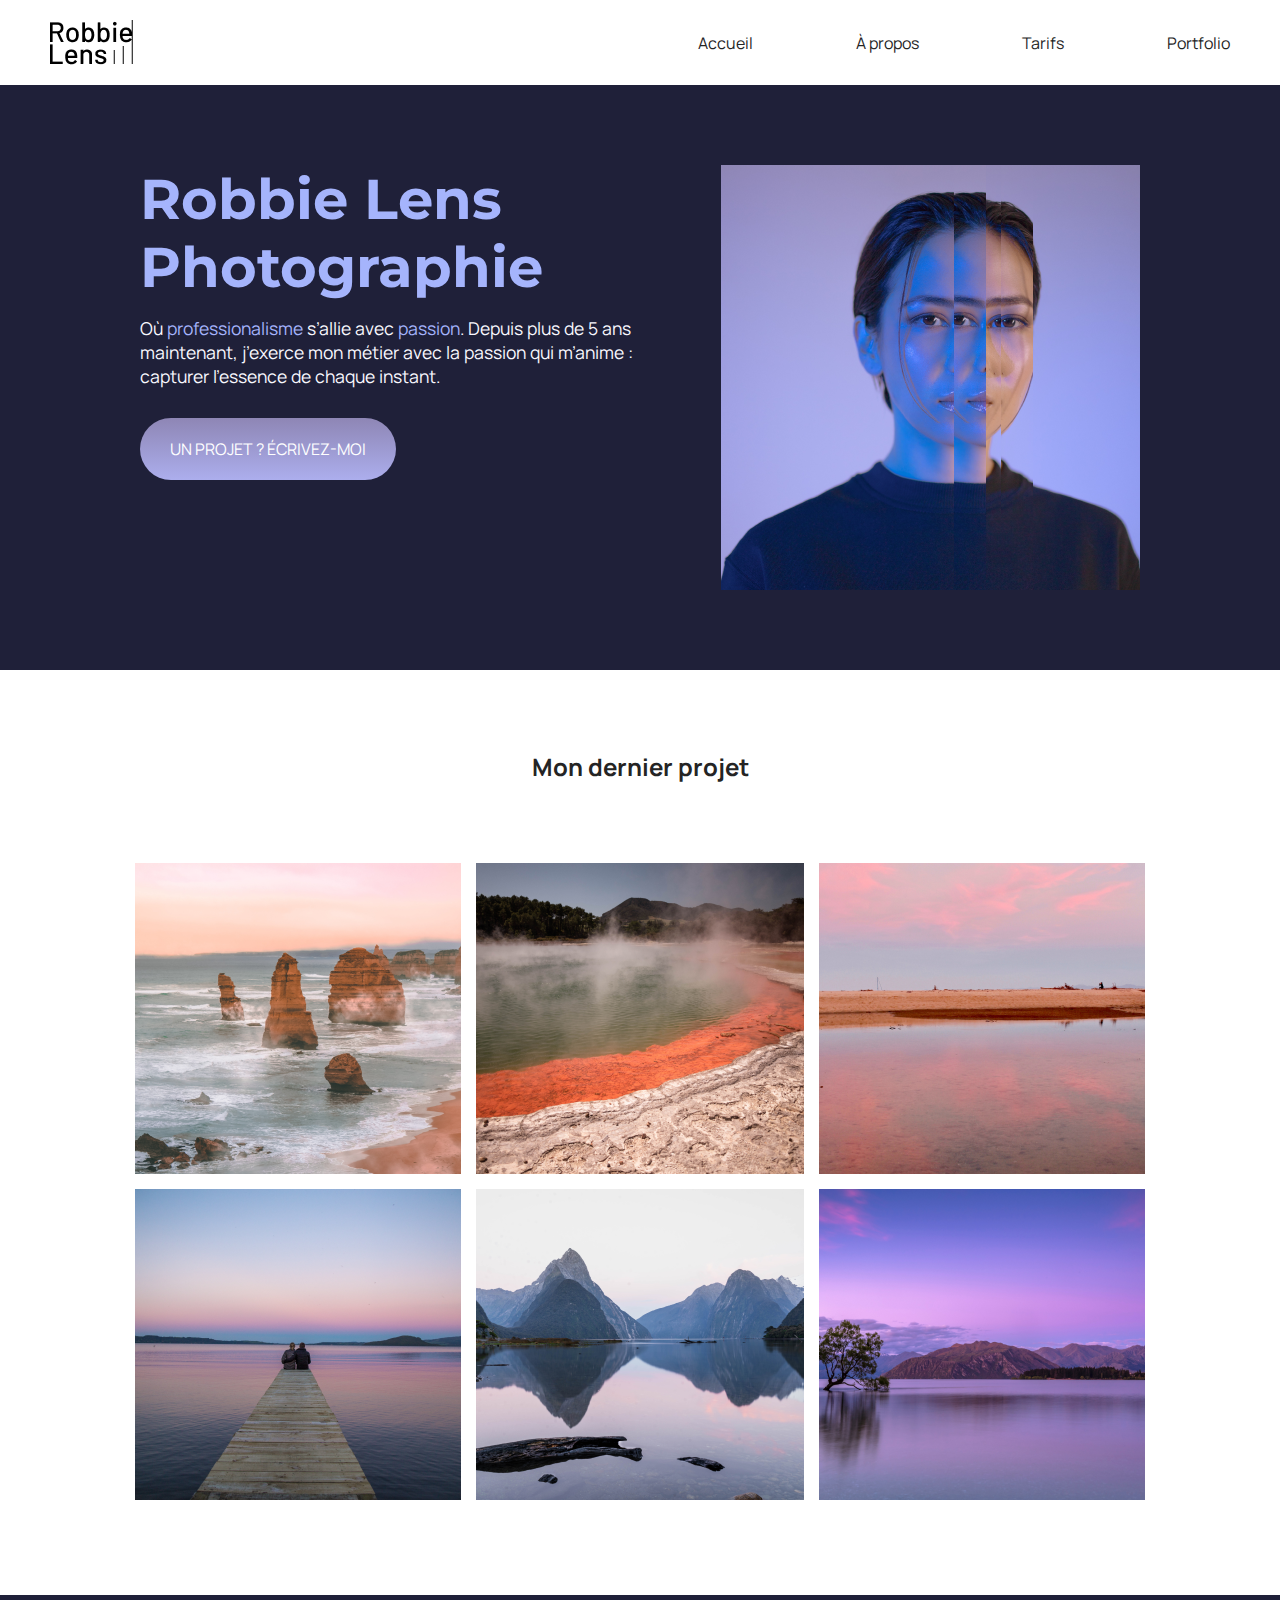
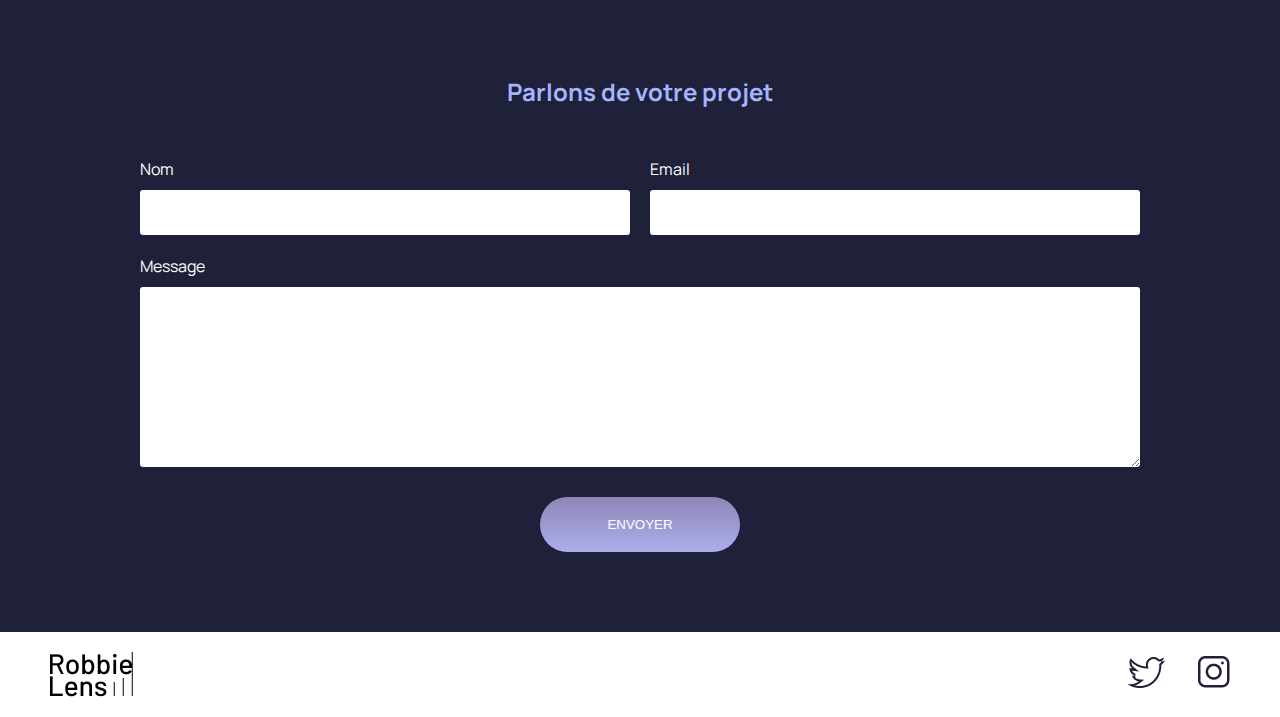
<file: index.html>
<!DOCTYPE html>
<html lang="fr">
  <head>
    <meta charset="utf-8" />
    <title>Accueil - Robbie Lens Photographie</title>
    <link href="style/style.css" rel="stylesheet" />
    <link href="style/index.css" rel="stylesheet" />
    <link rel="preconnect" href="https://fonts.googleapis.com" />
    <link rel="preconnect" href="https://fonts.gstatic.com" crossorigin />
    <link
      href="https://fonts.googleapis.com/css2?family=Manrope&family=Montserrat&display=swap"
      rel="stylesheet"
    />
  </head>

  <body>
    <header>
      <nav>
        <img src="images/logo.png" alt="Logo Robbie Lens" />

        <div>
          <a href="index.html">Accueil</a>
          <a href="a-propos.html">À propos</a>
          <a href="tarifs.html">Tarifs</a>
          <a href="portfolio.html">Portfolio</a>
        </div>
      </nav>
    </header>

    <main>
      <section class="accueil-introduction">
        <div>
          <h1>Robbie Lens Photographie</h1>
          <p>
            Où <em>professionalisme</em> s’allie avec <em>passion</em>. Depuis
            plus de 5 ans maintenant, j’exerce mon métier avec la passion qui
            m’anime : capturer l’essence de chaque instant.
          </p>
          <a href="#contact" class="cta">UN PROJET ? ÉCRIVEZ-MOI</a>
        </div>
        <img
          src="images/robbie-lens.png"
          alt="Portrait avec effet de la photographe Robbie Lens"
        />
      </section>
      <section class="accueil-photos">
        <h2>Mon dernier projet</h2>
        <div>
          <img
            src="images/accueil/element-1.png"
            alt="Twelve apostles - Australie"
          />
          <img
            src="images/accueil/element-2.png"
            alt="Wai-O-Tapu - Nouvelle-Zélande"
          />
          <img
            src="images/accueil/element-3.png"
            alt="Parc National d’Abel Tasman - Nouvelle-Zélande"
          />
        </div>
        <div>
          <img
            src="images/accueil/element-4.png"
            alt="Lac Rotorua - Nouvelle-Zélande"
          />
          <img
            src="images/accueil/element-5.png"
            alt="Milford Sound - Nouvelle-Zélande"
          />
          <img
            src="images/accueil/element-6.png"
            alt="Lac Wanaka - Nouvelle-Zélande"
          />
        </div>
      </section>
      <section id="contact" class="section-contact">
        <h2>Parlons de votre projet</h2>
        <form method="get" action="#">
          <div class="form-nom-email">
            <div class="form-column">
              <label for="nom">Nom</label>
              <input type="text" name="nom" id="nom" />
            </div>
            <div class="form-column">
              <label for="email">Email</label>
              <input type="email" name="email" id="email" />
            </div>
          </div>
          <label for="message">Message</label>
          <textarea name="message" id="message" rows="10"></textarea>
          <input type="submit" value="ENVOYER" class="cta" />
        </form>
      </section>
    </main>
    <footer>
      <img src="images/logo.png" alt="Logo Robbie Lens" />
      <div>
        <a target="_blank" href="https://twitter.com/" class="lien-icone">
          <img src="images/twitter.png" alt="Logo Twitter" />
        </a>
        <a target="_blank" href="https://www.instagram.com/" class="lien-icone">
          <img src="images/instagram.png" alt="Logo Instagram" />
        </a>
      </div>
    </footer>
  </body>
</html>
</file>
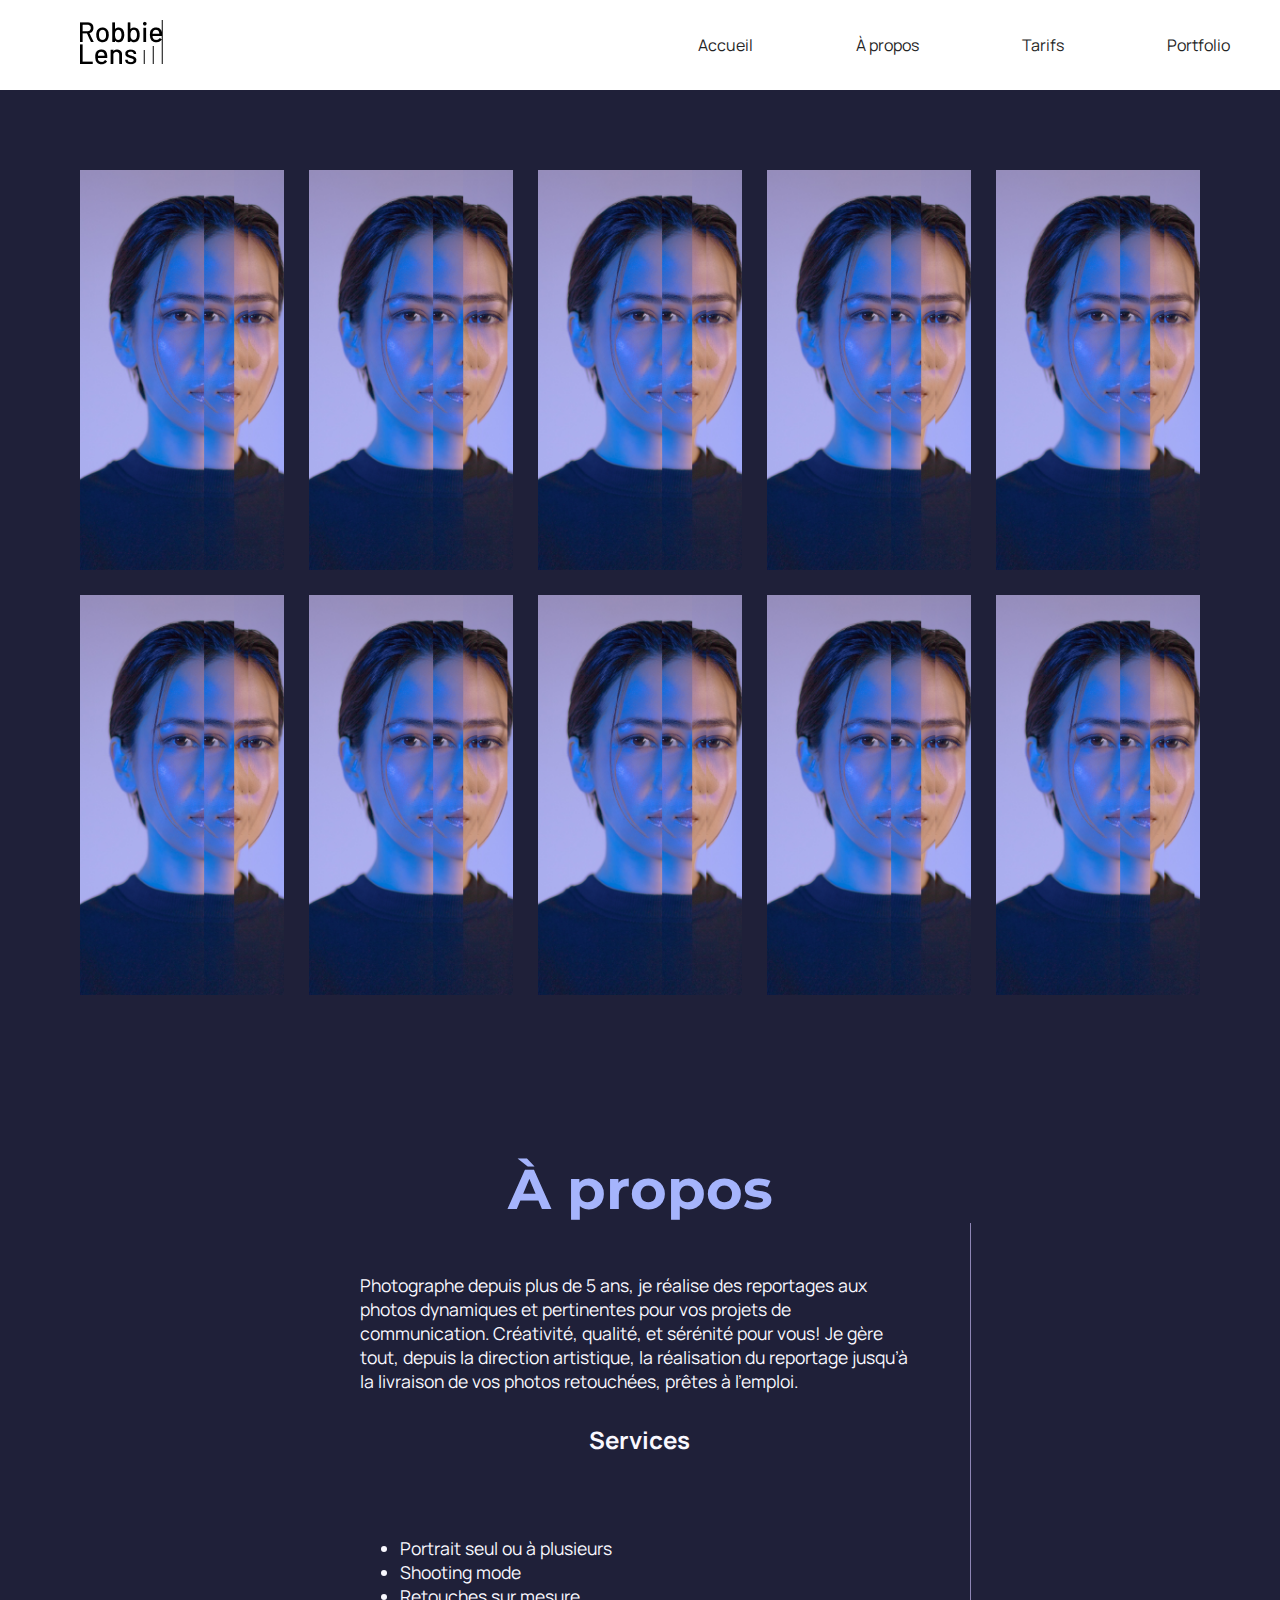
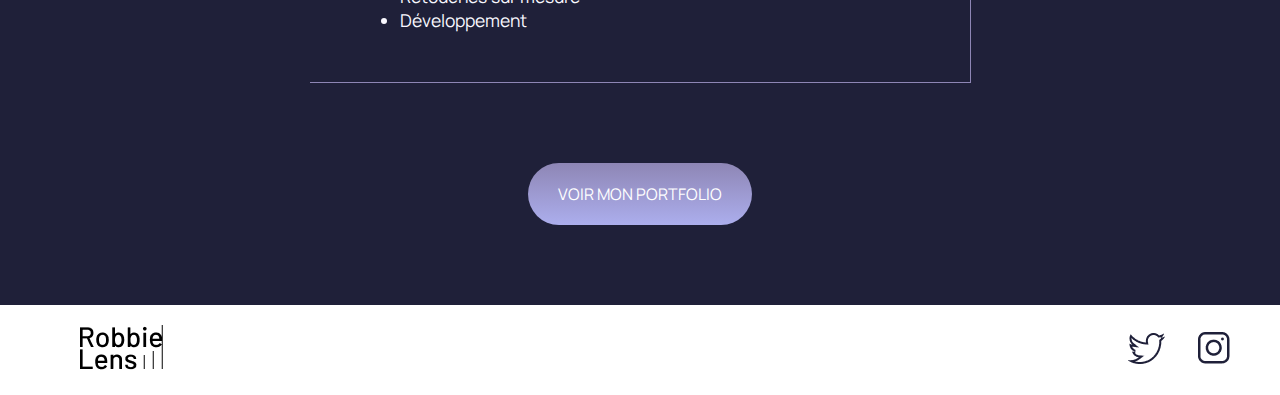
<file: a-propos.html>
<!DOCTYPE html>
<html lang="fr">

<head>
    <meta charset="utf-8" >
    <title>À propos - Robbie Lens Photographie</title>
    <link href="style/style.css" rel="stylesheet" >
    <link href="style/a-propos.css" rel="stylesheet" >
    <link rel="preconnect" href="https://fonts.googleapis.com">
    <link rel="preconnect" href="https://fonts.gstatic.com" crossorigin>
    <link href="https://fonts.googleapis.com/css2?family=Manrope&family=Montserrat&display=swap" rel="stylesheet">
</head>

<body>
    <header>
        <nav>
            <a href="index.html" class="lien-icone">
                <img src="images/logo.png" alt="Logo Robbie Lens" >
            </a>
            <div>
                <a href="index.html">Accueil</a>
                <a href="a-propos.html">À propos</a>
                <a href="tarifs.html">Tarifs</a>
                <a href="portfolio.html">Portfolio</a>
            </div>
        </nav>
    </header>

    <main>
        <section>
            <div class="grid-robbie-lens">
                <img src="images/robbie-lens.png" alt="Portrait avec effet de la photographe Robbie Lens">
                <img src="images/robbie-lens.png" alt="Portrait avec effet de la photographe Robbie Lens">
                <img src="images/robbie-lens.png" alt="Portrait avec effet de la photographe Robbie Lens">
                <img src="images/robbie-lens.png" alt="Portrait avec effet de la photographe Robbie Lens">
                <img src="images/robbie-lens.png" alt="Portrait avec effet de la photographe Robbie Lens">
                <img src="images/robbie-lens.png" alt="Portrait avec effet de la photographe Robbie Lens">
                <img src="images/robbie-lens.png" alt="Portrait avec effet de la photographe Robbie Lens">
                <img src="images/robbie-lens.png" alt="Portrait avec effet de la photographe Robbie Lens">
                <img src="images/robbie-lens.png" alt="Portrait avec effet de la photographe Robbie Lens">
                <img src="images/robbie-lens.png" alt="Portrait avec effet de la photographe Robbie Lens">
            </div>
        </section>
        <section class="a-propos-main">
            <h1>À propos</h1>
            <div class="carre-contenu">
                <p>
                    Photographe depuis plus de 5 ans, je réalise des reportages aux photos dynamiques et pertinentes
                    pour
                    vos
                    projets de communication. Créativité, qualité, et sérénité pour vous! Je gère tout, depuis la
                    direction
                    artistique, la réalisation du reportage jusqu’à la livraison de vos photos retouchées, prêtes à
                    l’emploi.
                </p>
                <h2>Services</h2>
                <ul>
                    <li>Portrait seul ou à plusieurs</li>
                    <li>Shooting mode</li>
                    <li>Retouches sur mesure</li>
                    <li>Développement</li>
                </ul>
            </div>
            <div>
                <a href="portfolio.html" class="cta">VOIR MON PORTFOLIO</a>
            </div>
        </section>
    </main>

    <footer>
        <a href="index.html" class="lien-icone">
            <img src="images/logo.png" alt="Logo Robbie Lens" >
        </a>
        <div>
            <a target="_blank" href="https://twitter.com/" class="lien-icone">
                <img src="images/twitter.png" alt="Logo Twitter" >
            </a>
            <a target="_blank" href="https://www.instagram.com/" class="lien-icone">
                <img src="images/instagram.png" alt="Logo Instagram" >
            </a>
        </div>
    </footer>
</body>

</html>
</file>
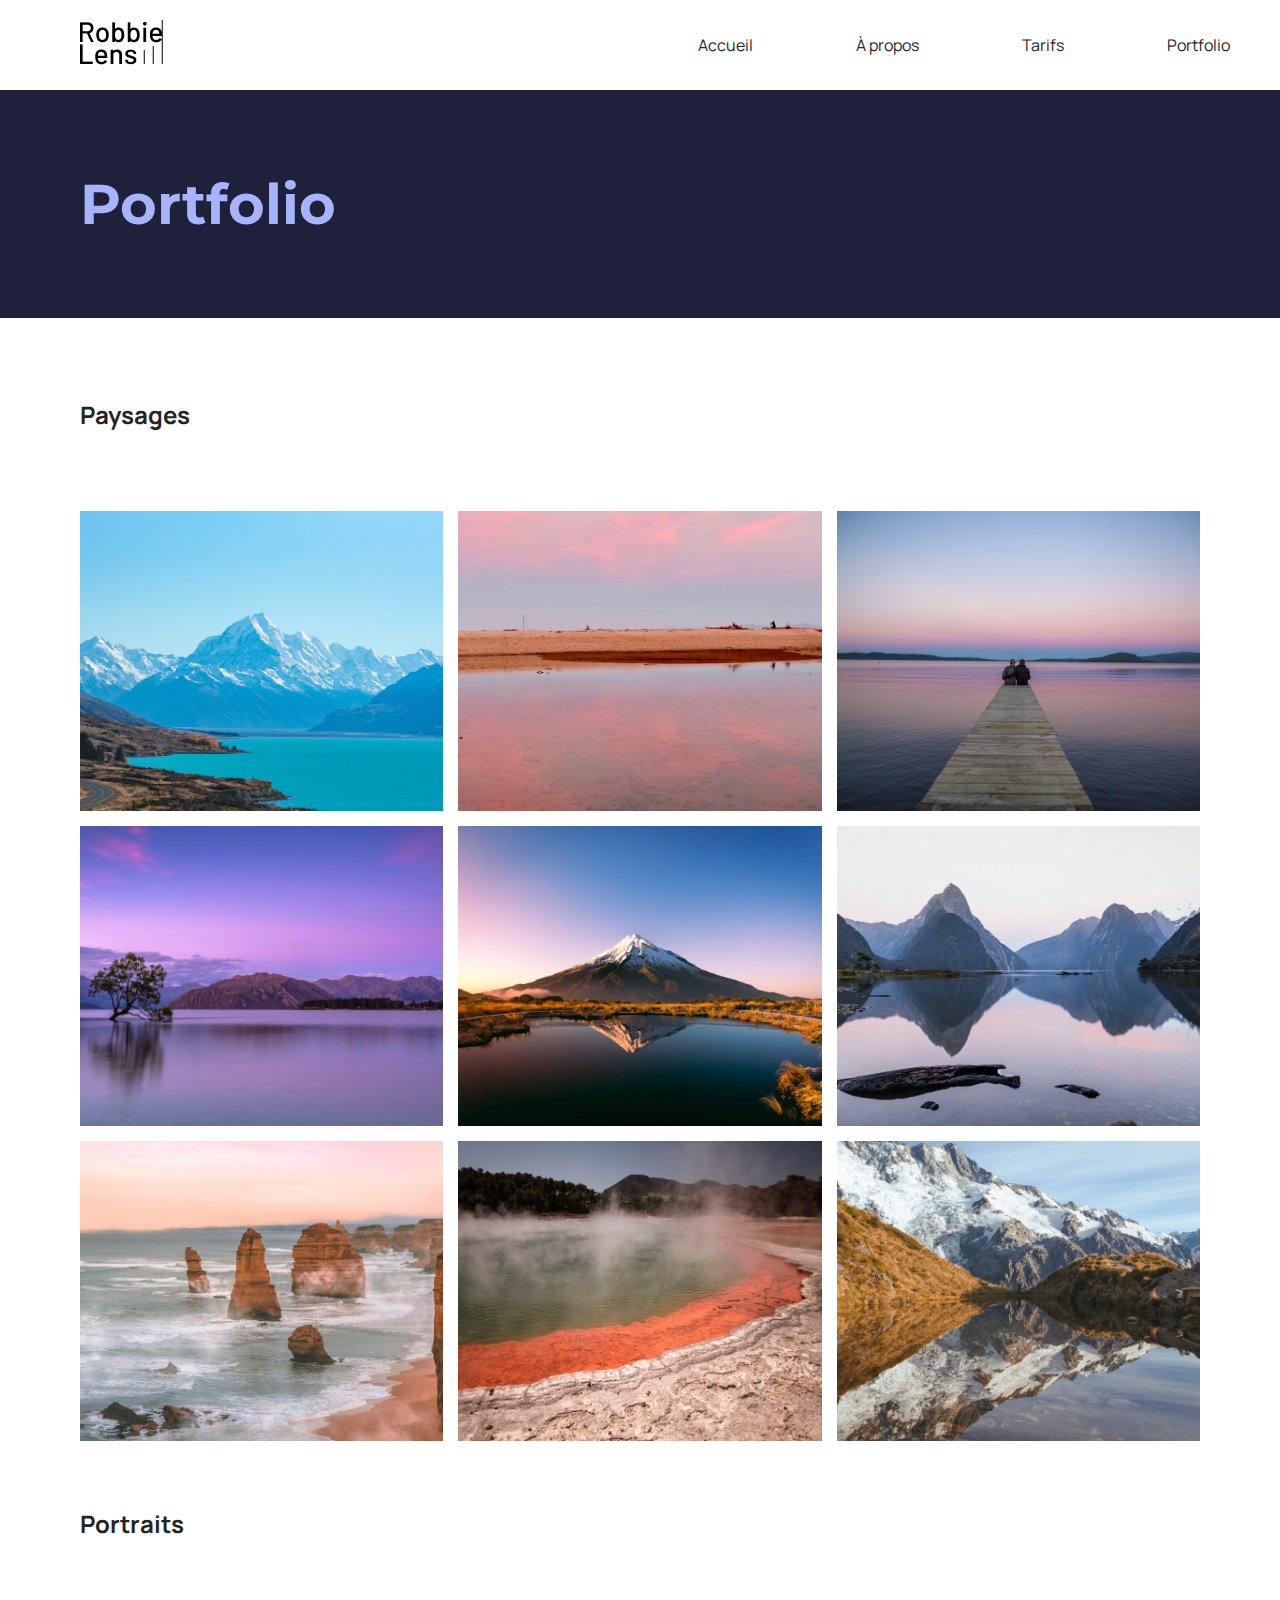
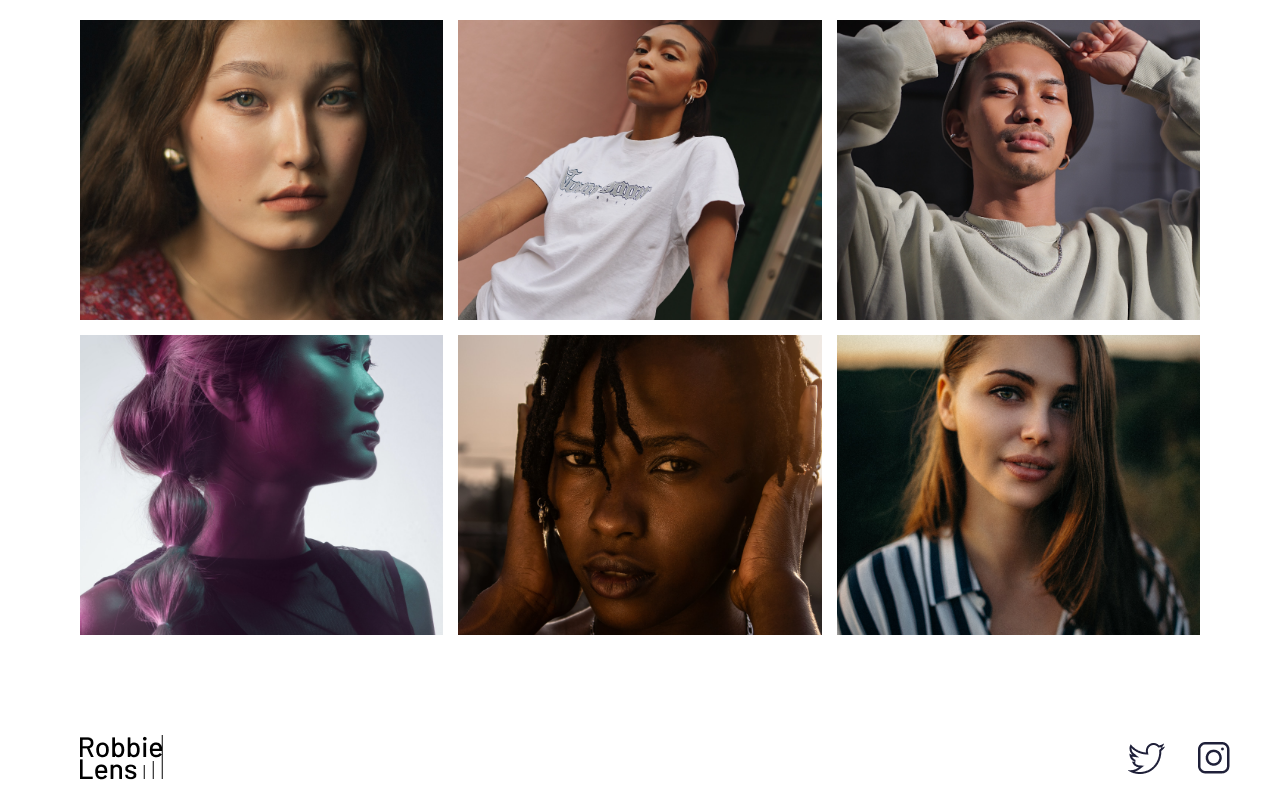
<file: portfolio.html>
<!DOCTYPE html>
<html lang="fr">

<head>
    <meta charset="utf-8" >
    <title>Portfolio - Robbie Lens Photographie</title>
    <link href="style/style.css" rel="stylesheet" >
    <link href="style/portfolio.css" rel="stylesheet" >
    <link rel="preconnect" href="https://fonts.googleapis.com">
    <link rel="preconnect" href="https://fonts.gstatic.com" crossorigin>
    <link href="https://fonts.googleapis.com/css2?family=Manrope&family=Montserrat&display=swap" rel="stylesheet">
</head>

<body>
    <header>
        <nav>
            <a href="index.html" class="lien-icone">
                <img src="images/logo.png" alt="Logo Robbie Lens" >
            </a>
            <div>
                <a href="index.html">Accueil</a>
                <a href="a-propos.html">À propos</a>
                <a href="tarifs.html">Tarifs</a>
                <a href="portfolio.html">Portfolio</a>
            </div>
        </nav>
    </header>

    <main>
        <section>
            <h1>Portfolio</h1>
        </section>
        <section class="portfolio-section-photos">
            <h2>Paysages</h2>
            <div class="grid-paysages">
                <a href="images/portfolio/paysage1.jpg" class="lien-conteneur-photo">
                    <img src="images/portfolio/paysage1.jpg" alt="Mont Aoraki - Nouvelle-Zélande" >
                    <div class="photo-hover">Voir la photo</div>
                </a>
                <a href="images/portfolio/paysage2.jpg" class="lien-conteneur-photo">
                    <img src="images/portfolio/paysage2.jpg" alt="Parc National d’Abel Tasman - Nouvelle-Zélande" >
                    <div class="photo-hover">Voir la photo</div>
                </a>
                <a href="images/portfolio/paysage3.jpg" class="lien-conteneur-photo">
                    <img src="images/portfolio/paysage3.jpg" alt="Lac Rotorua - Nouvelle-Zélande" >
                    <div class="photo-hover">Voir la photo</div>
                </a>
                <a href="images/portfolio/paysage4.jpg" class="lien-conteneur-photo">
                    <img src="images/portfolio/paysage4.jpg" alt="Lac Wanaka - Nouvelle-Zélande" >
                    <div class="photo-hover">Voir la photo</div>
                </a>
                <a href="images/portfolio/paysage5.jpg" class="lien-conteneur-photo">
                    <img src="images/portfolio/paysage5.jpg" alt="Mont Taranaki - Nouvelle-Zélande" >
                    <div class="photo-hover">Voir la photo</div>
                </a>
                <a href="images/portfolio/paysage6.jpg" class="lien-conteneur-photo">
                    <img src="images/portfolio/paysage6.jpg" alt="Milford Sound - Nouvelle-Zélande" >
                    <div class="photo-hover">Voir la photo</div>
                </a>
                <a href="images/portfolio/paysage7.jpg" class="lien-conteneur-photo">
                    <img src="images/portfolio/paysage7.jpg" alt="Twelve Apostle - Australie" >
                    <div class="photo-hover">Voir la photo</div>
                </a>
                <a href="images/portfolio/paysage8.jpg" class="lien-conteneur-photo">
                    <img src="images/portfolio/paysage8.jpg" alt="Wai-O-Tapu - Nouvelle-Zélande" >
                    <div class="photo-hover">Voir la photo</div>
                </a>
                <a href="images/portfolio/paysage9.jpg" class="lien-conteneur-photo">
                    <img src="images/portfolio/paysage9.jpg" alt="Mont Cook - Nouvelle Zélande" >
                    <div class="photo-hover">Voir la photo</div>
                </a>
            </div><br><br><br>
            <h2>Portraits</h2>
            <div class="grid-portraits">
                <a href="images/portfolio/portrait1.jpg" class="lien-conteneur-photo">
                    <img src="images/portfolio/portrait1.jpg" alt="Portrait jeune femme 1" >
                    <div class="photo-hover">Voir la photo</div>
                </a>
                <a href="images/portfolio/portrait2.jpg" class="lien-conteneur-photo">
                    <img src="images/portfolio/portrait2.jpg" alt="Portrait jeune femme 2" >
                    <div class="photo-hover">Voir la photo</div>
                </a>
                <a href="images/portfolio/portrait3.jpg" class="lien-conteneur-photo">
                    <img src="images/portfolio/portrait3.jpg" alt="Portrait jeune homme 3" >
                    <div class="photo-hover">Voir la photo</div>
                </a>
                <a href="images/portfolio/portrait4.jpg" class="lien-conteneur-photo">
                    <img src="images/portfolio/portrait4.jpg" alt="Portrait jeune femme 4" >
                    <div class="photo-hover">Voir la photo</div>
                </a>
                <a href="images/portfolio/portrait5.jpg" class="lien-conteneur-photo">
                    <img src="images/portfolio/portrait5.jpg" alt="Portrait jeune femme 5" >
                    <div class="photo-hover">Voir la photo</div>
                </a>
                <a href="images/portfolio/portrait6.jpg" class="lien-conteneur-photo">
                    <img src="images/portfolio/portrait6.jpg" alt="Portrait jeune femme 6" >
                    <div class="photo-hover">Voir la photo</div>
                </a>

            </div>
        </section>
    </main>
    <footer>
        <a href="index.html" class="lien-icone">
            <img src="images/logo.png" alt="Logo Robbie Lens" >
        </a>
        <div>
            <a target="_blank" href="https://twitter.com/" class="lien-icone">
                <img src="images/twitter.png" alt="Logo Twitter" >
            </a>
            <a target="_blank" href="https://www.instagram.com/" class="lien-icone">
                <img src="images/instagram.png" alt="Logo Instagram" >
            </a>
        </div>
    </footer>
</body>

</html>
</file>
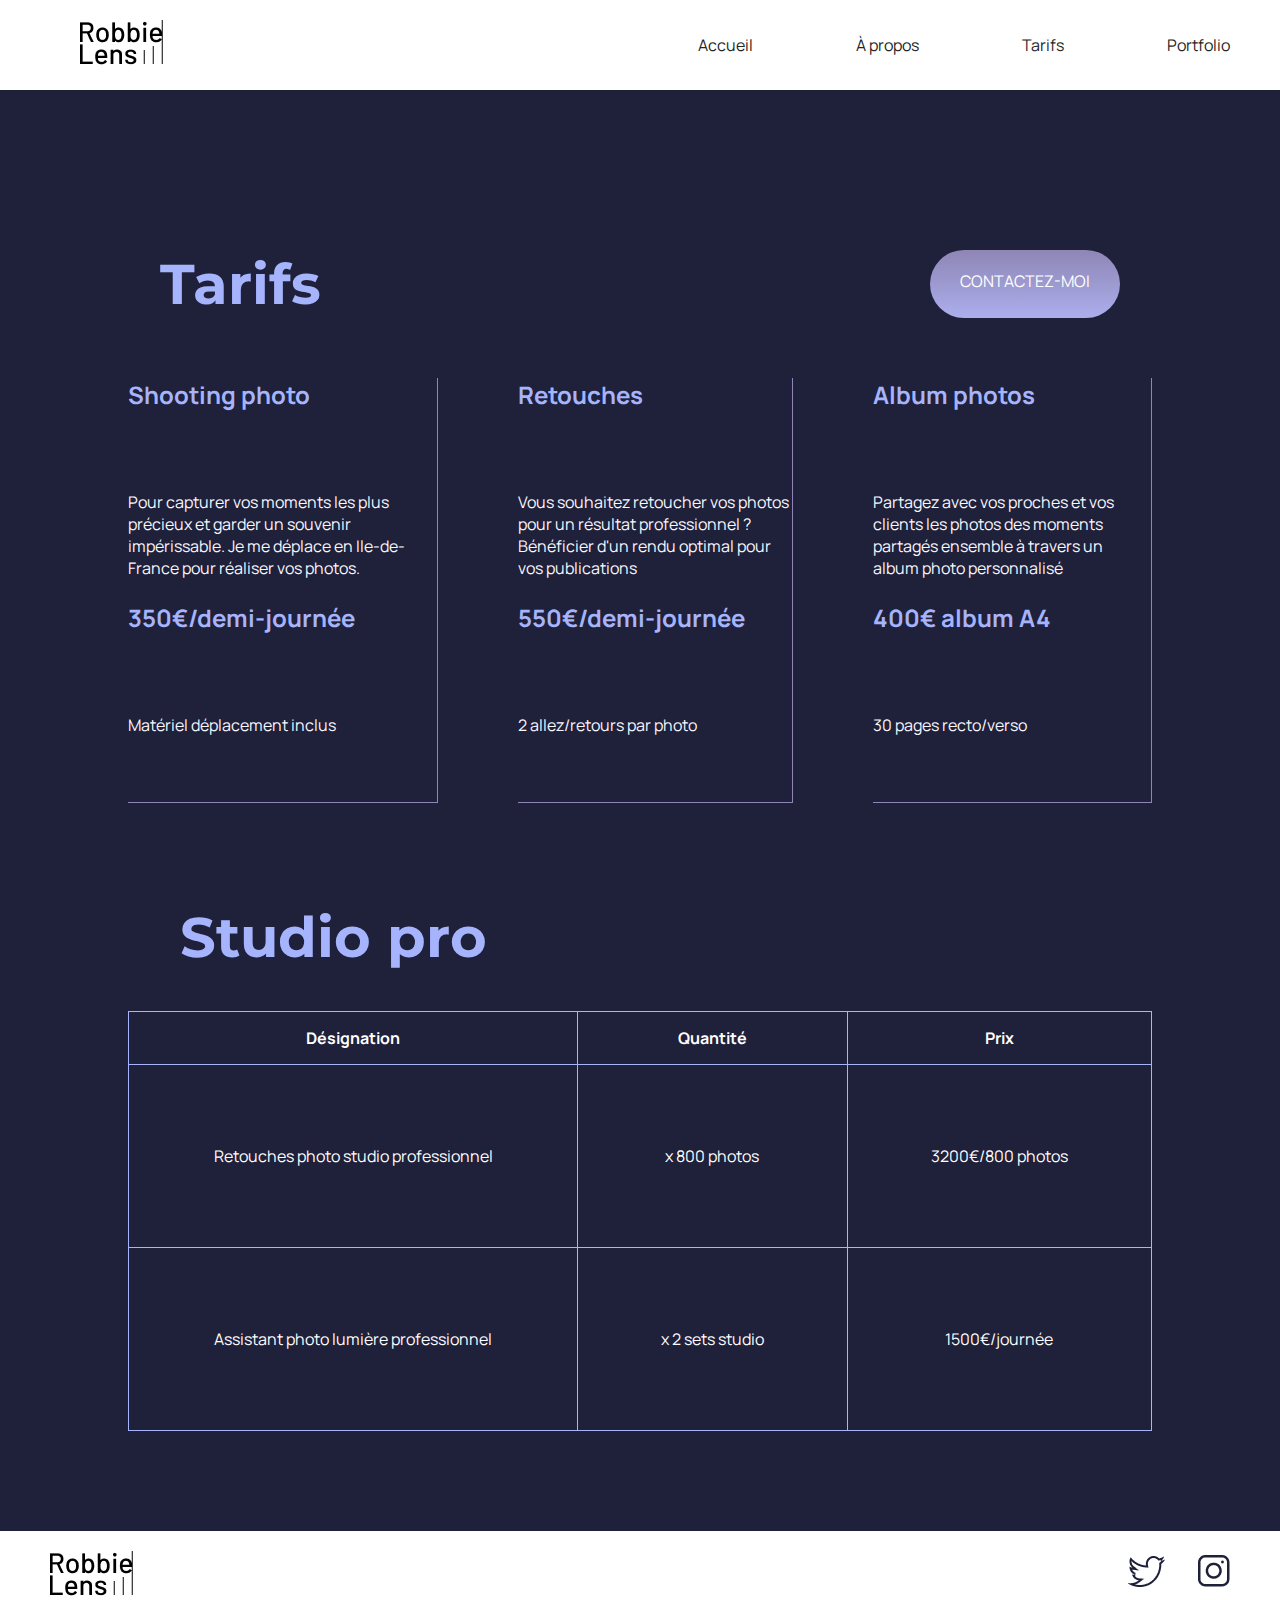
<file: tarifs.html>
<!DOCTYPE html>
<html lang="fr">

<head>
    <meta charset="utf-8" >
    <title>Accueil - Robbie Lens Photographie</title>
    <link href="style/style.css" rel="stylesheet" >
    <link href="style/tarifs.css" rel="stylesheet" >
    <link rel="preconnect" href="https://fonts.googleapis.com">
    <link rel="preconnect" href="https://fonts.gstatic.com" crossorigin>
    <link href="https://fonts.googleapis.com/css2?family=Manrope&family=Montserrat&display=swap" rel="stylesheet">
</head>

<body>
    <header>
        <nav>
            <a href= "index.html" class="lien-icone">
                <img src="images/logo.png" alt="Logo Robbie Lens">
            </a>
            <div>
                <a href="index.html">Accueil</a>
                <a href="a-propos.html">À propos</a>
                <a href="tarifs.html">Tarifs</a>
                <a href="portfolio.html">Portfolio</a>
            </div>
        </nav>
    </header>
    <main>
        <section class="tarifs"></section>
        <div class ="haut-page">
            <h1>Tarifs</h1>
            <a href="index.html" class="cta">CONTACTEZ-MOI</a>
        </div>
            <div class = flex-tarifs>
                <div class ="shooting-photo">  
                    <h2>Shooting photo</h2>
                    <p>Pour capturer vos moments les plus précieux et garder un souvenir impérissable. Je me déplace en Ile-de-France pour réaliser vos photos.</p><br>
                    <h2>350€/demi-journée</h2>
                    <p>Matériel déplacement inclus</p><br><br><br>
                </div>
                
                <div class ="retouches"> 
                    <h2>Retouches</h2>
                    <p>Vous souhaitez retoucher vos photos pour un résultat professionnel ? Bénéficier d'un rendu optimal pour vos publications</p><br>
                    <h2>550€/demi-journée</h2>
                    <p>2 allez/retours par photo</p>
                </div>
               
                <div class ="album-photos">
                    <h2>Album photos</h2>
                    <p>Partagez avec vos proches et vos clients les photos des moments partagés ensemble à travers un album photo personnalisé</p><br>
                    <h2>400€ album A4</h2>
                    <p>30 pages recto/verso</p>
                </div>
            </div>

            <div class="section-studio">
            <h1>Studio pro</h1>
            <table>
                <thead>
                    <tr>
                        <th>Désignation</th>
                        <th>Quantité</th>
                        <th>Prix</th>
                    </tr>
                </thead>
                <tbody>
                    <tr>
                        <td>Retouches photo
                            studio professionnel</td>
                        <td>x 800 photos</td>
                        <td>3200€/800 photos</td>
                    </tr>
                    <tr>
                        <td>Assistant photo
                            lumière professionnel</td>
                        <td>x 2 sets studio</td>
                        <td>1500€/journée</td>
                    </tr>
                </tbody>
            </table>
            </div>
        </section>
    </main>

    <footer>
        <img src="images/logo.png" alt="Logo Robbie Lens" >
        <div>
            <a target="_blank" href="https://twitter.com/" class="lien-icone">
                <img src="images/twitter.png" alt="Logo Twitter" >
            </a>
            <a target="_blank" href="https://www.instagram.com/" class="lien-icone">
                <img src="images/instagram.png" alt="Logo Instagram" >
            </a>
        </div>
    </footer>
</body>

</html>
</file>
<file: style/style.css>
* {
  margin: 0;
}

body {
  font-family: "Manrope", sans-serif;
  font-size: 1em;
  background-color: #1f2039;
}

a {
  color: #242424;
  text-decoration: none;
}

em {
  color: #a5b4fc;
  font-style: normal;
}

h1 {
  font-size: 3.5em;
  color: #a5b4fc;
  font-family: "Montserrat", sans-serif;
}

h2 {
  color: #f9f8ff;
}

p,
li {
  font-size: 1.1em;
  color: #f9f8ff;
}

header,
footer {
  background-color: white;
  padding: 20px 50px;
}

header {
  position: sticky;
  top: 0px;
  z-index: 1000;
}

.cta {
  display: inline-block;
  background: linear-gradient(#8e86b5, #acaeed);
  color: white;
  border-radius: 50px;
  padding: 20px 30px;
}

a:hover {
  text-decoration: underline;
}

.cta:hover {
  background: linear-gradient(#696484, #8788ba);
  text-decoration: none;
}

.lien-icone {
  margin-left: 30px;
}

.lien-icone:hover {
  opacity: 0.5;
}

section {
  padding: 80px;
}

footer,
nav {
  display: flex;
  flex-direction: row;
  align-items: center;
  justify-content: space-between;
}

nav a {
  margin-left: 100px;
}

@media screen and (max-width: 996px) {
  header nav {
    flex-direction: column;
    align-items: center;
    justify-content: center;
  }

  header nav img {
    margin-bottom: 20px;
  }

  header,
  footer {
    padding: 20px 20px;
  }

  h1 {
    font-size: 2em;
  }

  section {
    padding: 50px 20px 50px 20px;
  }

  nav a {
    margin-left: 10px;
    margin-right: 10px;
  }
}
</file>
<file: style/index.css>
.accueil-photos {
  background-color: white;
  padding: 80px;
}

.accueil-photos h2 {
  color: #242424;
  text-align: center;
  margin-bottom: 80px;
}

.accueil-photos div {
  display: flex;
  flex-direction: row;
  gap: 15px;
  justify-content: center;
  margin-bottom: 15px;
}

.accueil-introduction {
  display: flex;
  flex-direction: row;
  max-width: 1000px;
  align-items: flex-start;
  margin: auto;
}

.accueil-introduction h1 {
  margin-bottom: 15px;
}

.accueil-introduction p {
  margin-bottom: 30px;
}

.accueil-introduction div {
  padding-right: 80px;
}

.section-contact h2 {
  color: #a5b4fc;
  text-align: center;
  margin-bottom: 50px;
}

form {
  display: flex;
  flex-direction: column;
  max-width: 1000px;
  margin: auto;
  color: white;
}

.form-nom-email {
  display: flex;
  flex-direction: row;
  gap: 20px;
}

.form-column {
  flex: 1;
  display: flex;
  flex-direction: column;
  margin-bottom: 20px;
}

input,
textarea {
  padding: 15px;
  border-radius: 3px;
  border: none;
}

label {
  margin-bottom: 10px;
}

input[type='submit'] {
  width: 200px;
  margin: auto;
  margin-top: 30px;
}

@media screen and (max-width: 996px) {
  .accueil-introduction {
    flex-direction: column;
    align-items: center;
    justify-content: center;
  }

  .accueil-introduction div {
    padding-right: 0;
    text-align: center;
    order: 2;
  }

  .accueil-introduction img {
    order: 1;
    margin-bottom: 20px;
    width: 100%;
  }

  .accueil-photos {
    padding: 20px;
  }

  .accueil-photos div {
    flex-direction: column;
  }

  .section-contact {
    padding: 50px 20px;
  }

  .form-nom-email {
    flex-direction: column;
    gap: 0;
  }
}
</file>
<file: style/a-propos.css>
.carre-contenu {
  border-right: 1px solid #8e86b5;
  border-bottom: 1px solid #8e86b5;
  padding: 50px;
  width: 50%;
  margin: auto;
  margin-bottom: 80px;
}

.carre-contenu h2 {
  margin-top: 30px;
}

.carre-contenu ul {
  margin-top: 30px;
}

.carre-contenu + div {
  text-align: center;
}

.a-propos-main {
  margin: auto;
}

h2 {
  margin-bottom: 80px;
}

h1,
h2 {
  text-align: center;
}

.grid-robbie-lens {
  display: grid;
  grid-template-columns: 1fr 1fr 1fr 1fr 1fr;
  grid-template-rows: 400px 400px;
  gap: 25px;
}

.grid-robbie-lens img {
  width: 100%;
  height: 100%;
  object-fit: cover;
}

@media screen and (max-width: 996px) {
  .section-tarifs {
    display: none;
  }
}
</file>
<file: style/portfolio.css>
.portfolio-section-photos {
  background-color: white;
}

.portfolio-section-photos h2 {
  color: #242424;
  margin-bottom: 80px;
}

.grid-paysages {
  display: grid;
  grid-template-columns: 1fr 1fr 1fr;
  grid-template-rows: 300px 300px 300px;
  gap: 15px;
}

.grid-portraits {
  display: grid;
  grid-template-columns: 1fr 1fr 1fr;
  grid-template-rows: 300px 300px;
  gap: 15px;
}

.grid-paysages img,
.grid-portraits img {
  width: 100%;
  height: 100%;
  object-fit: cover;
}

.lien-conteneur-photo {
  position: relative;
}

.photo-hover {
  position: absolute;
  top: 0;
  left: 0;
  right: 0;
  bottom: 0;
  display: flex;
  align-items: center;
  justify-content: center;
  font-size: 1.5em;
  color: white;
  background-color: rgba(0, 0, 0, 0.7);
  display: none;
}

.lien-conteneur-photo:hover .photo-hover {
  display: flex;
}

@media screen and (max-width: 996px) {
  .grid-paysages {
    grid-template-columns: 1fr;
    gap: 15px;
  }

  .grid-portraits {
    grid-template-columns: 1fr;
    gap: 15px;
  }
}
</file>
<file: style/tarifs.css>
table {
  color: white;
  text-align: center;
  width: 80%;
  border-collapse: collapse;
  margin: auto;
  margin-bottom: 100px;
}

td,
th {
  padding: 15px;
  border: 1px solid #a5b4fc;
}

td {
  padding: 80px;
}

h2 {
  margin-bottom: 80px;
}

h2 {
  text-align: center;
}

.tarifs h2 {
  color: #a5b4fc;
}

@media screen and (max-width: 996px) {
  .tarifs {
    display: none;
  }
}

.haut-page {
  display: flex;
  flex-direction: row;
  justify-content: space-between;
  margin-left: 160px;
  margin-right: 160px;
  margin-bottom: 60px;
}

.flex-tarifs {
  display: flex;
  flex-direction: row;
  justify-content: center;
  width: 80%;
  margin: auto;
  text-align: left;
  gap: 80px;
}

.flex-tarifs h2 {
  color: #a5b4fc;
  text-align: left;
}

.flex-tarifs p {
  font-size: 1em;
}

.shooting-photo {
  border-right: 1px solid #8e86b5;
  border-bottom: 1px solid #8e86b5;
}

.retouches {
  border-right: 1px solid #8e86b5;
  border-bottom: 1px solid #8e86b5;
}

.album-photos {
  border-right: 1px solid #8e86b5;
  border-bottom: 1px solid #8e86b5;
}

.section-studio h1 {
  text-align: left;
  margin-left: 180px;
  margin-top: 100px;
  margin-bottom: 40px;
  color: #a5b4fc;
}
</file>
